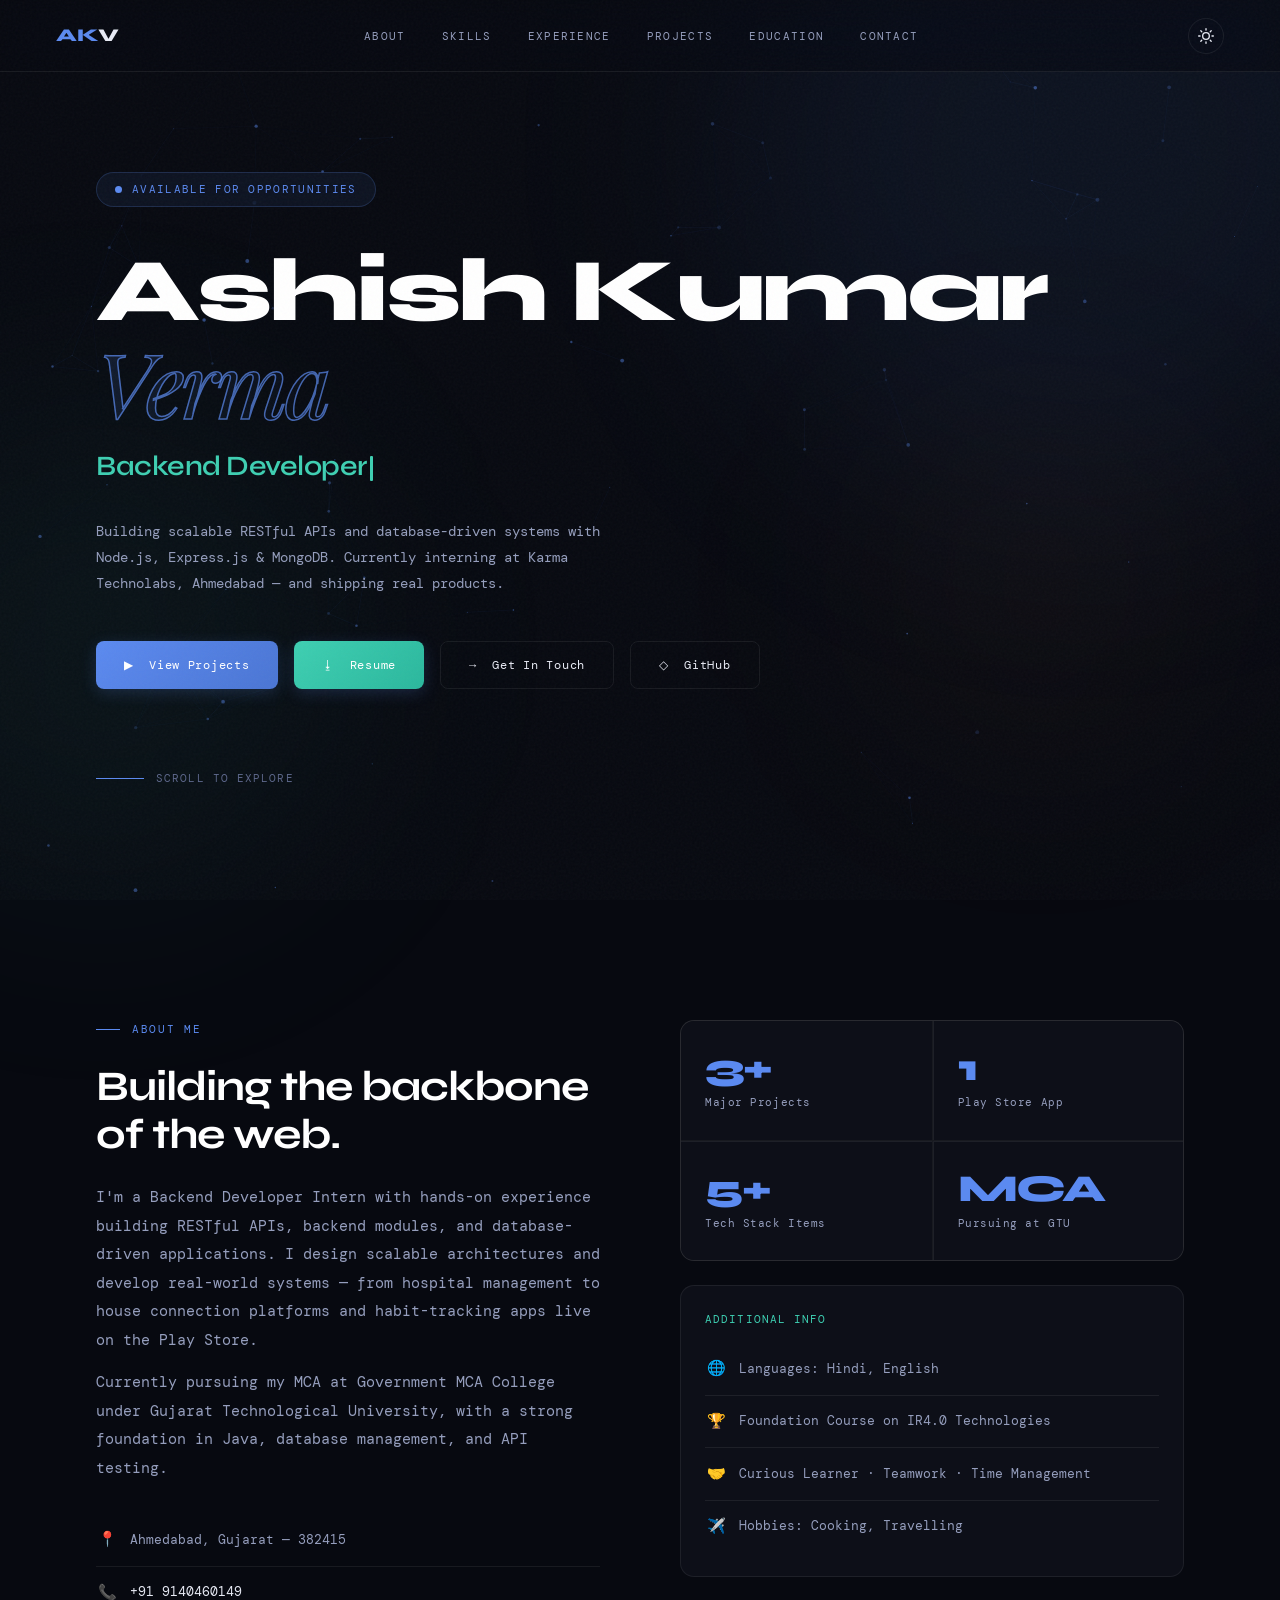
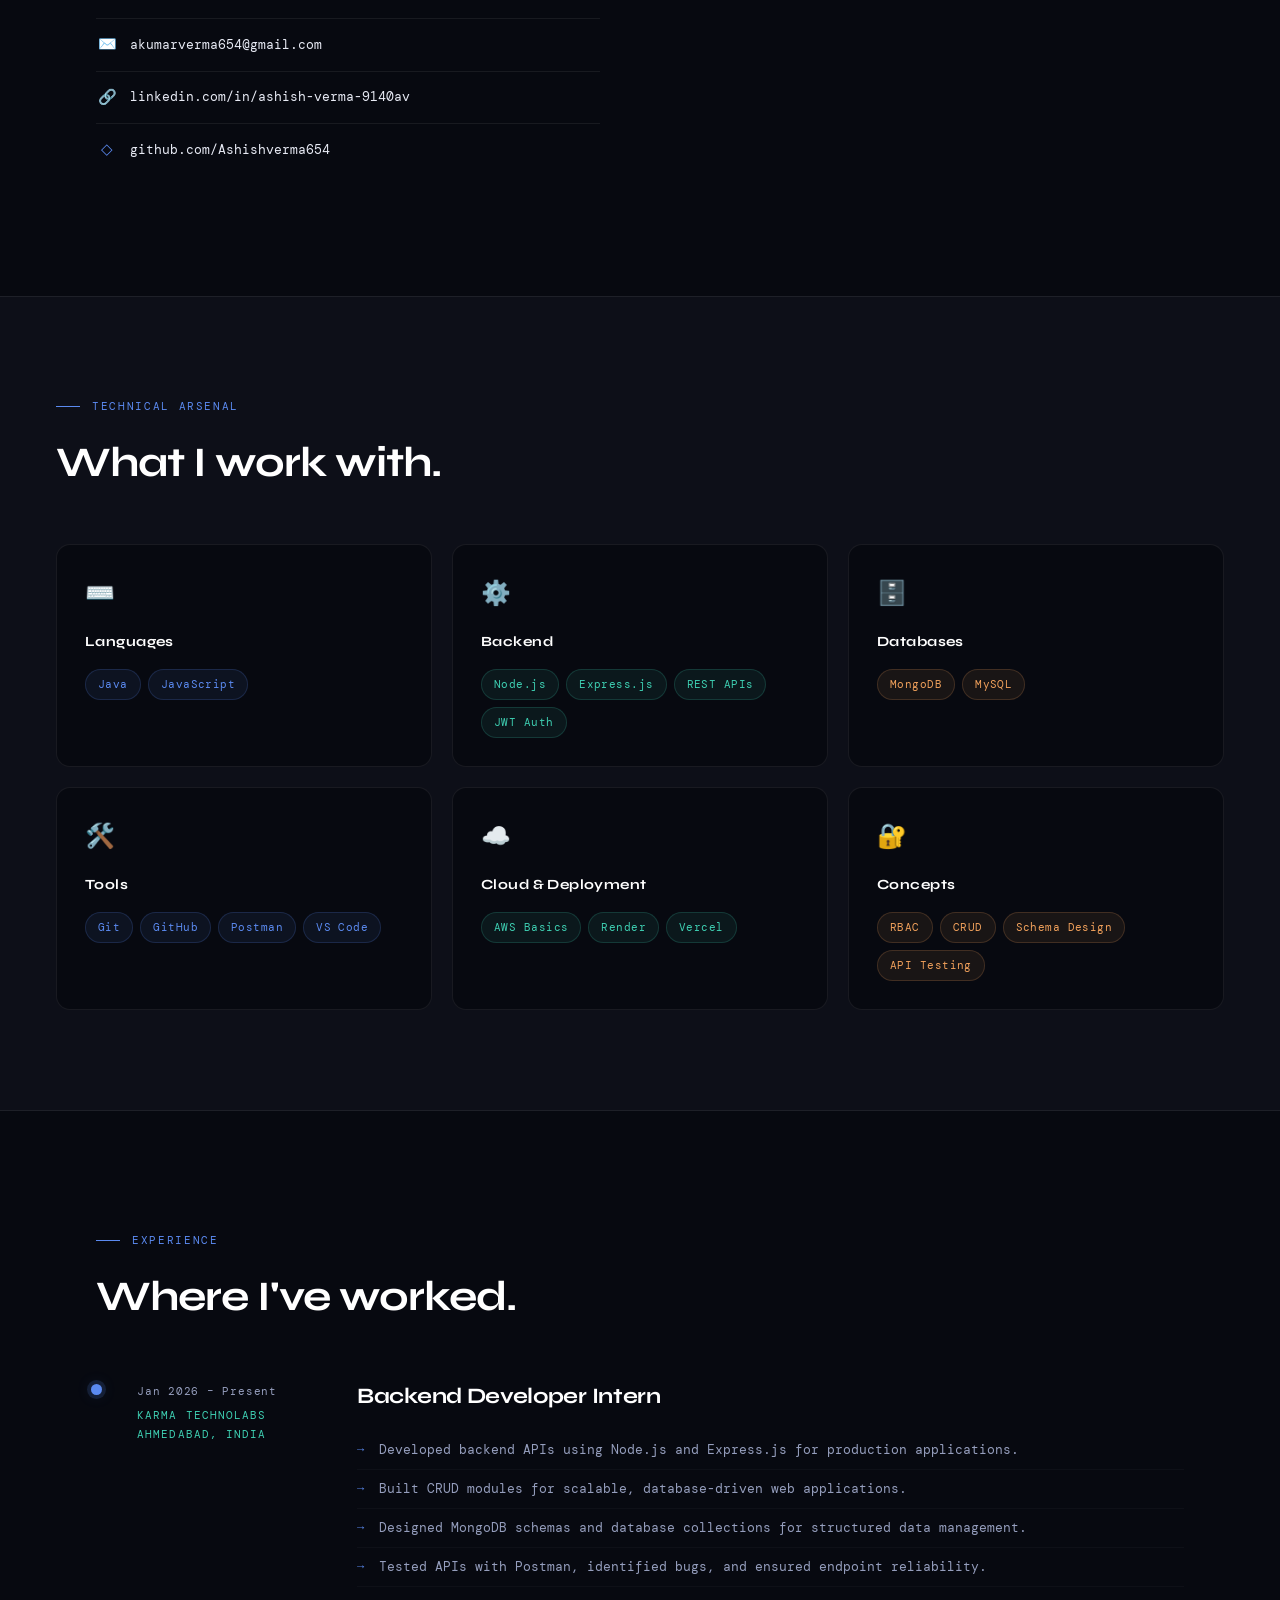
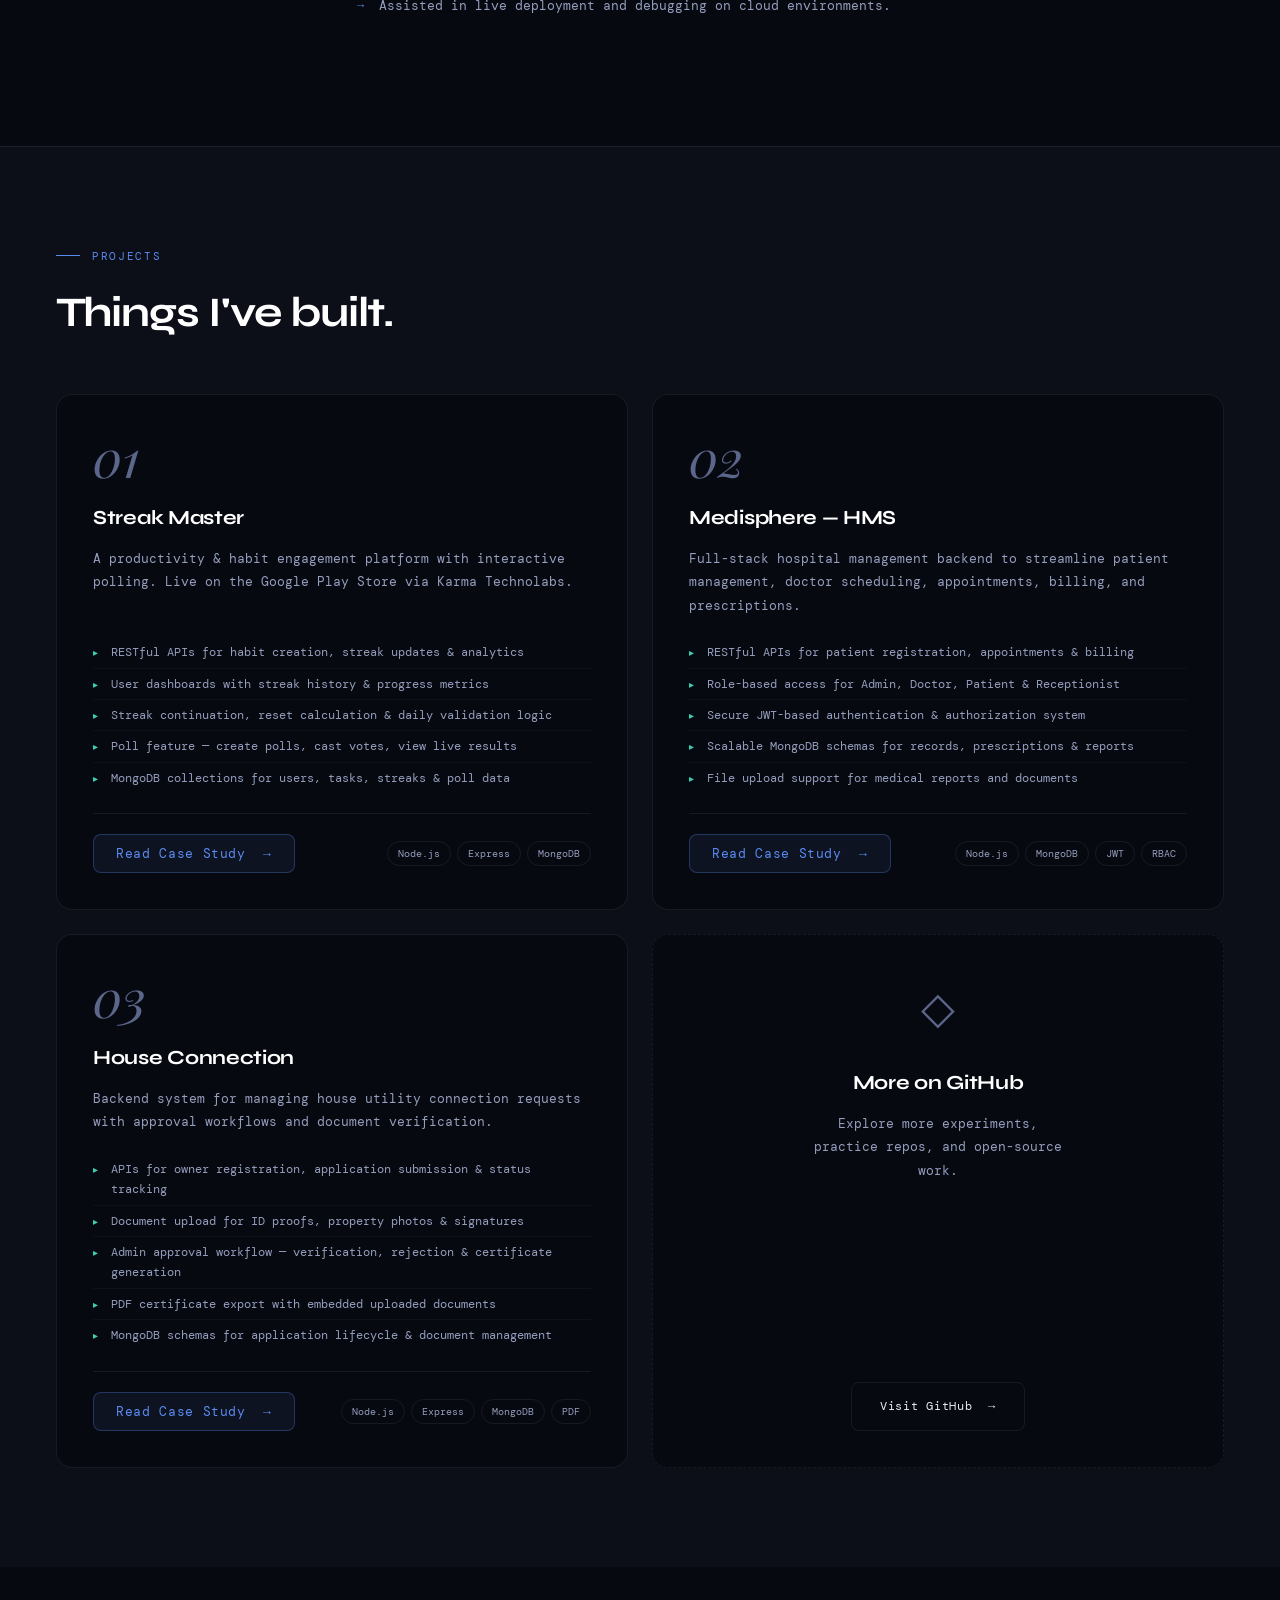
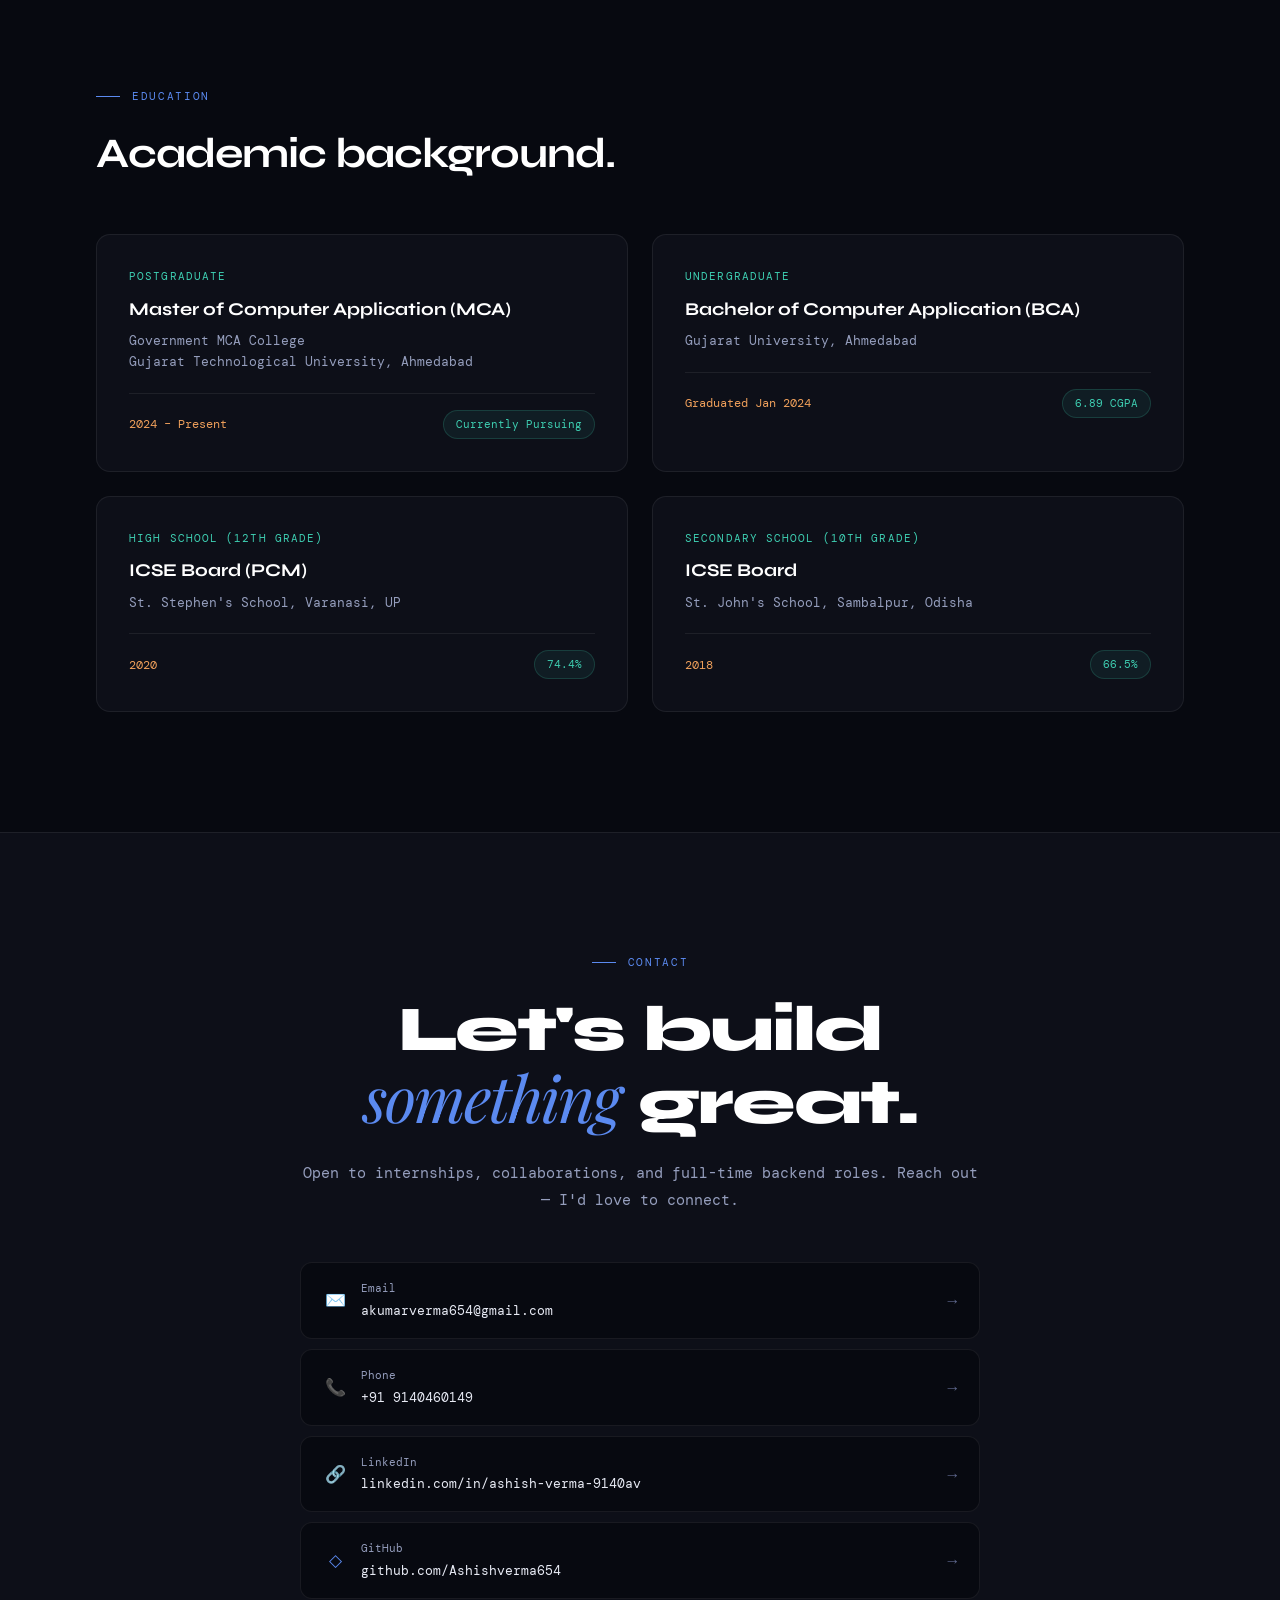
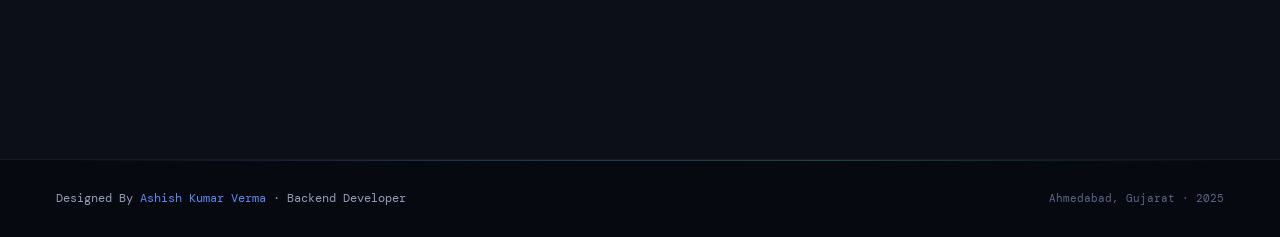
<file: index.html>
<!DOCTYPE html>
<html lang="en">

<head>
  <meta charset="UTF-8" />
  <meta name="viewport" content="width=device-width, initial-scale=1.0" />
  <title>Ashish Kumar Verma — Backend Developer | Node.js, Express.js & MongoDB</title>
  <meta name="description"
    content="Portfolio of Ashish Kumar Verma — Backend Developer specializing in scalable RESTful APIs, Node.js, Express.js, and MongoDB. Currently interning at Karma Technolabs, Ahmedabad." />
  <meta name="author" content="Ashish Kumar Verma" />
  <meta name="keywords"
    content="Ashish Kumar Verma, Backend Developer, Node.js, Express.js, MongoDB, REST API, Portfolio" />
  <meta property="og:title" content="Ashish Kumar Verma — Backend Developer" />
  <meta property="og:description"
    content="Building scalable APIs and database-driven systems with Node.js, Express.js & MongoDB." />
  <meta property="og:type" content="website" />
  <meta property="og:image" content="assets/og-image.jpg" />
  <meta name="twitter:card" content="summary_large_image" />
  <meta name="twitter:image" content="assets/og-image.jpg" />
  <meta name="theme-color" content="#070910" />

  <!-- Favicon (Inline SVG for AKV) -->
  <link rel="icon"
    href="data:image/svg+xml,<svg xmlns='http://www.w3.org/2000/svg' viewBox='0 0 100 100'><rect width='100' height='100' rx='20' fill='%23070910'/><text x='50' y='65' font-family='sans-serif' font-weight='800' font-size='42' fill='%235b8af0' text-anchor='middle'>AKV</text></svg>" />
  <link rel="apple-touch-icon"
    href="data:image/svg+xml,<svg xmlns='http://www.w3.org/2000/svg' viewBox='0 0 100 100'><rect width='100' height='100' rx='20' fill='%23070910'/><text x='50' y='65' font-family='sans-serif' font-weight='800' font-size='42' fill='%235b8af0' text-anchor='middle'>AKV</text></svg>" />

  <!-- Fonts -->
  <link rel="preconnect" href="https://fonts.googleapis.com" />
  <link rel="preconnect" href="https://fonts.gstatic.com" crossorigin />
  <link
    href="https://fonts.googleapis.com/css2?family=Syne:wght@400;600;700;800&family=DM+Mono:ital,wght@0,300;0,400;0,500;1,400&family=Playfair+Display:ital,wght@0,700;1,400&display=swap"
    rel="stylesheet" />

  <!-- Styles -->
  <link rel="stylesheet" href="css/style.css" />
</head>

<body>

  <!-- ═══ PRELOADER ═══ -->
  <div class="preloader" id="preloader">
    <div class="preloader-logo">AK<span>V</span></div>
    <div class="preloader-bar-track">
      <div class="preloader-bar"></div>
    </div>
  </div>

  <!-- ═══ SCROLL PROGRESS ═══ -->
  <div class="scroll-progress" id="scroll-progress"></div>

  <!-- ═══ CUSTOM CURSOR ═══ -->
  <div id="cursor"></div>
  <div id="cursor-ring"></div>

  <!-- ═══ PARTICLES CANVAS ═══ -->
  <canvas id="particles-canvas"></canvas>

  <!-- ═══ AMBIENT ORBS ═══ -->
  <div class="orb orb-1" aria-hidden="true"></div>
  <div class="orb orb-2" aria-hidden="true"></div>
  <div class="orb orb-3" aria-hidden="true"></div>

  <!-- ═══ MOBILE MENU ═══ -->
  <div class="mobile-menu" id="mobile-menu">
    <a href="#about">About</a>
    <a href="#skills">Skills</a>
    <a href="#experience">Experience</a>
    <a href="#projects">Projects</a>
    <a href="#education">Education</a>
    <a href="#contact">Contact</a>
  </div>

  <!-- ═══ NAVIGATION ═══ -->
  <nav id="navbar">
    <a href="#home" class="nav-logo">AK<span>V</span></a>
    <ul class="nav-links">
      <li><a href="#about">About</a></li>
      <li><a href="#skills">Skills</a></li>
      <li><a href="#experience">Experience</a></li>
      <li><a href="#projects">Projects</a></li>
      <li><a href="#education">Education</a></li>
      <li><a href="#contact">Contact</a></li>
    </ul>

    <!-- Theme Toggle -->
    <button class="theme-toggle" id="theme-toggle" aria-label="Toggle Light/Dark Theme">
      <!-- Sun Icon -->
      <svg class="sun-icon" viewBox="0 0 24 24" fill="none" stroke="currentColor" stroke-width="2"
        stroke-linecap="round" stroke-linejoin="round">
        <circle cx="12" cy="12" r="5"></circle>
        <line x1="12" y1="1" x2="12" y2="3"></line>
        <line x1="12" y1="21" x2="12" y2="23"></line>
        <line x1="4.22" y1="4.22" x2="5.64" y2="5.64"></line>
        <line x1="18.36" y1="18.36" x2="19.78" y2="19.78"></line>
        <line x1="1" y1="12" x2="3" y2="12"></line>
        <line x1="21" y1="12" x2="23" y2="12"></line>
        <line x1="4.22" y1="19.78" x2="5.64" y2="18.36"></line>
        <line x1="18.36" y1="5.64" x2="19.78" y2="4.22"></line>
      </svg>
      <!-- Moon Icon -->
      <svg class="moon-icon" viewBox="0 0 24 24" fill="none" stroke="currentColor" stroke-width="2"
        stroke-linecap="round" stroke-linejoin="round">
        <path d="M21 12.79A9 9 0 1 1 11.21 3 7 7 0 0 0 21 12.79z"></path>
      </svg>
    </button>

    <button class="hamburger" id="hamburger" aria-label="Toggle navigation menu">
      <span></span>
      <span></span>
      <span></span>
    </button>
  </nav>

  <!-- ═══ HERO ═══ -->
  <section id="home">
    <div class="hero">
      <div class="hero-eyebrow">
        <span class="pulse-dot"></span>
        Available for opportunities
      </div>
      <h1>Ashish Kumar<br><em>Verma</em></h1>
      <div class="hero-sub" id="typed-output"></div>
      <p class="hero-desc">
        Building scalable RESTful APIs and database-driven systems with Node.js, Express.js &amp; MongoDB.
        Currently interning at Karma Technolabs, Ahmedabad — and shipping real products.
      </p>
      <div class="hero-ctas">
        <a href="#projects" class="btn btn-primary">&#9654;&nbsp; View Projects</a>
        <a href="assets/Ashish_Resume.pdf" download="Ashish_Kumar_Verma_Resume.pdf" class="btn btn-primary"
          style="background:linear-gradient(135deg, var(--accent2), #2ab79d);">&#11123;&nbsp; Resume</a>
        <a href="#contact" class="btn btn-outline">&#8594;&nbsp; Get In Touch</a>
        <a href="https://github.com/Ashishverma654" target="_blank" rel="noopener noreferrer"
          class="btn btn-outline">&#9671;&nbsp; GitHub</a>
      </div>
      <div class="hero-scroll">
        <div class="scroll-line"></div>
        SCROLL TO EXPLORE
      </div>
    </div>
  </section>

  <!-- ═══ ABOUT ═══ -->
  <section id="about">
    <div class="about">
      <div class="reveal">
        <div class="section-label">About Me</div>
        <h2 class="section-heading">Building the backbone of the web.</h2>
        <p class="about-text">
          I'm a Backend Developer Intern with hands-on experience building RESTful APIs,
          backend modules, and database-driven applications. I design scalable architectures
          and develop real-world systems — from hospital management to house connection platforms
          and habit-tracking apps live on the Play Store.
        </p>
        <p class="about-text" style="margin-top:14px;">
          Currently pursuing my MCA at Government MCA College under Gujarat Technological University,
          with a strong foundation in Java, database management, and API testing.
        </p>
        <div style="margin-top:32px;">
          <div class="info-row"><span class="info-icon">📍</span> Ahmedabad, Gujarat — 382415</div>
          <div class="info-row"><span class="info-icon">📞</span><a href="tel:9140460149">+91 9140460149</a></div>
          <div class="info-row"><span class="info-icon">✉️</span><a
              href="mailto:akumarverma654@gmail.com">akumarverma654@gmail.com</a></div>
          <div class="info-row"><span class="info-icon">🔗</span><a href="https://linkedin.com/in/ashish-verma-9140av"
              target="_blank" rel="noopener noreferrer">linkedin.com/in/ashish-verma-9140av</a></div>
          <div class="info-row"><span class="info-icon">&#9671;</span><a href="https://github.com/Ashishverma654"
              target="_blank" rel="noopener noreferrer">github.com/Ashishverma654</a></div>
        </div>
      </div>

      <div class="reveal" style="transition-delay:0.15s">
        <div class="about-stats">
          <div class="stat-box">
            <div class="stat-num" data-target="3" data-suffix="+">0</div>
            <div class="stat-label">Major Projects</div>
          </div>
          <div class="stat-box" style="border-left:1px solid var(--border);">
            <div class="stat-num" data-target="1">0</div>
            <div class="stat-label">Play Store App</div>
          </div>
          <div class="stat-box" style="border-top:1px solid var(--border);">
            <div class="stat-num" data-target="5" data-suffix="+">0</div>
            <div class="stat-label">Tech Stack Items</div>
          </div>
          <div class="stat-box" style="border-top:1px solid var(--border); border-left:1px solid var(--border);">
            <div class="stat-num" data-target="MCA">MCA</div>
            <div class="stat-label">Pursuing at GTU</div>
          </div>
        </div>
        <div class="about-extra">
          <div class="about-extra-label">Additional Info</div>
          <div class="info-row"><span class="info-icon">🌐</span> Languages: Hindi, English</div>
          <div class="info-row"><span class="info-icon">🏆</span> Foundation Course on IR4.0 Technologies</div>
          <div class="info-row"><span class="info-icon">🤝</span> Curious Learner · Teamwork · Time Management</div>
          <div class="info-row"><span class="info-icon">✈️</span> Hobbies: Cooking, Travelling</div>
        </div>
      </div>
    </div>
  </section>

  <!-- ═══ SKILLS ═══ -->
  <section id="skills" class="skills-section">
    <div class="skills-inner">
      <div class="reveal">
        <div class="section-label">Technical Arsenal</div>
        <h2 class="section-heading">What I work with.</h2>
      </div>
      <div class="skills-grid reveal-stagger">
        <div class="skill-card">
          <div class="skill-card-icon">⌨️</div>
          <div class="skill-card-title">Languages</div>
          <div class="skill-tags">
            <span class="tag">Java</span>
            <span class="tag">JavaScript</span>
          </div>
        </div>
        <div class="skill-card">
          <div class="skill-card-icon">⚙️</div>
          <div class="skill-card-title">Backend</div>
          <div class="skill-tags">
            <span class="tag green">Node.js</span>
            <span class="tag green">Express.js</span>
            <span class="tag green">REST APIs</span>
            <span class="tag green">JWT Auth</span>
          </div>
        </div>
        <div class="skill-card">
          <div class="skill-card-icon">🗄️</div>
          <div class="skill-card-title">Databases</div>
          <div class="skill-tags">
            <span class="tag amber">MongoDB</span>
            <span class="tag amber">MySQL</span>
          </div>
        </div>
        <div class="skill-card">
          <div class="skill-card-icon">🛠️</div>
          <div class="skill-card-title">Tools</div>
          <div class="skill-tags">
            <span class="tag">Git</span>
            <span class="tag">GitHub</span>
            <span class="tag">Postman</span>
            <span class="tag">VS Code</span>
          </div>
        </div>
        <div class="skill-card">
          <div class="skill-card-icon">☁️</div>
          <div class="skill-card-title">Cloud & Deployment</div>
          <div class="skill-tags">
            <span class="tag green">AWS Basics</span>
            <span class="tag green">Render</span>
            <span class="tag green">Vercel</span>
          </div>
        </div>
        <div class="skill-card">
          <div class="skill-card-icon">🔐</div>
          <div class="skill-card-title">Concepts</div>
          <div class="skill-tags">
            <span class="tag amber">RBAC</span>
            <span class="tag amber">CRUD</span>
            <span class="tag amber">Schema Design</span>
            <span class="tag amber">API Testing</span>
          </div>
        </div>
      </div>
    </div>
  </section>

  <!-- ═══ EXPERIENCE ═══ -->
  <section id="experience" class="experience-section">
    <div class="reveal">
      <div class="section-label">Experience</div>
      <h2 class="section-heading">Where I've worked.</h2>
    </div>
    <div class="exp-timeline">
      <div class="exp-card reveal">
        <div>
          <div class="exp-date">Jan 2026 – Present</div>
          <div class="exp-company">Karma Technolabs<br>Ahmedabad, India</div>
        </div>
        <div>
          <div class="exp-role">Backend Developer Intern</div>
          <ul class="exp-bullets">
            <li>Developed backend APIs using Node.js and Express.js for production applications.</li>
            <li>Built CRUD modules for scalable, database-driven web applications.</li>
            <li>Designed MongoDB schemas and database collections for structured data management.</li>
            <li>Tested APIs with Postman, identified bugs, and ensured endpoint reliability.</li>
            <li>Assisted in live deployment and debugging on cloud environments.</li>
          </ul>
        </div>
      </div>
    </div>
  </section>

  <!-- ═══ PROJECTS ═══ -->
  <section id="projects" class="projects-section">
    <div class="projects-inner">
      <div class="reveal">
        <div class="section-label">Projects</div>
        <h2 class="section-heading">Things I've built.</h2>
      </div>
      <div class="projects-grid reveal-stagger">

        <!-- Project 01 -->
        <div class="project-card" data-project="streak-master"
          data-link="https://play.google.com/store/apps/details?id=com.karma.streak">
          <div class="project-number">01</div>
          <div class="project-title">Streak Master</div>
          <p class="project-desc">A productivity &amp; habit engagement platform with interactive polling. Live on the
            Google Play Store via Karma Technolabs.</p>
          <ul class="project-features">
            <li>RESTful APIs for habit creation, streak updates &amp; analytics</li>
            <li>User dashboards with streak history &amp; progress metrics</li>
            <li>Streak continuation, reset calculation &amp; daily validation logic</li>
            <li>Poll feature — create polls, cast votes, view live results</li>
            <li>MongoDB collections for users, tasks, streaks &amp; poll data</li>
          </ul>
          <div class="project-footer">
            <button class="project-link open-modal-btn">Read Case Study &nbsp;&#8594;</button>
            <div class="project-tech"><span>Node.js</span><span>Express</span><span>MongoDB</span></div>
          </div>
        </div>

        <!-- Project 02 -->
        <div class="project-card" data-project="medisphere" data-link="https://www.medisphere.tech/">
          <div class="project-number">02</div>
          <div class="project-title">Medisphere — HMS</div>
          <p class="project-desc">Full-stack hospital management backend to streamline patient management, doctor
            scheduling, appointments, billing, and prescriptions.</p>
          <ul class="project-features">
            <li>RESTful APIs for patient registration, appointments &amp; billing</li>
            <li>Role-based access for Admin, Doctor, Patient &amp; Receptionist</li>
            <li>Secure JWT-based authentication &amp; authorization system</li>
            <li>Scalable MongoDB schemas for records, prescriptions &amp; reports</li>
            <li>File upload support for medical reports and documents</li>
          </ul>
          <div class="project-footer">
            <button class="project-link open-modal-btn">Read Case Study &nbsp;&#8594;</button>
            <div class="project-tech"><span>Node.js</span><span>MongoDB</span><span>JWT</span><span>RBAC</span></div>
          </div>
        </div>

        <!-- Project 03 -->
        <div class="project-card" data-project="house-connection" data-link="https://house-connection-psi.vercel.app/">
          <div class="project-number">03</div>
          <div class="project-title">House Connection</div>
          <p class="project-desc">Backend system for managing house utility connection requests with approval workflows
            and document verification.</p>
          <ul class="project-features">
            <li>APIs for owner registration, application submission &amp; status tracking</li>
            <li>Document upload for ID proofs, property photos &amp; signatures</li>
            <li>Admin approval workflow — verification, rejection &amp; certificate generation</li>
            <li>PDF certificate export with embedded uploaded documents</li>
            <li>MongoDB schemas for application lifecycle &amp; document management</li>
          </ul>
          <div class="project-footer">
            <button class="project-link open-modal-btn">Read Case Study &nbsp;&#8594;</button>
            <div class="project-tech"><span>Node.js</span><span>Express</span><span>MongoDB</span><span>PDF</span></div>
          </div>
        </div>

        <!-- GitHub CTA -->
        <div class="project-card cta-card">
          <div class="cta-icon">&#9671;</div>
          <div class="project-title">More on GitHub</div>
          <p class="project-desc">Explore more experiments, practice repos, and open-source work.</p>
          <a href="https://github.com/Ashishverma654" target="_blank" rel="noopener noreferrer"
            class="btn btn-outline">Visit GitHub &nbsp;&#8594;</a>
        </div>

      </div>
    </div>
  </section>

  <!-- ═══ EDUCATION ═══ -->
  <section id="education" class="education-section">
    <div class="reveal">
      <div class="section-label">Education</div>
      <h2 class="section-heading">Academic background.</h2>
    </div>
    <div class="edu-grid reveal-stagger">
      <div class="edu-card">
        <div class="edu-degree-label">Postgraduate</div>
        <div class="edu-degree">Master of Computer Application (MCA)</div>
        <div class="edu-uni">Government MCA College<br>Gujarat Technological University, Ahmedabad</div>
        <div class="edu-meta">
          <span class="edu-year">2024 – Present</span>
          <span class="edu-gpa">Currently Pursuing</span>
        </div>
      </div>
      <div class="edu-card">
        <div class="edu-degree-label">Undergraduate</div>
        <div class="edu-degree">Bachelor of Computer Application (BCA)</div>
        <div class="edu-uni">Gujarat University, Ahmedabad</div>
        <div class="edu-meta">
          <span class="edu-year">Graduated Jan 2024</span>
          <span class="edu-gpa">6.89 CGPA</span>
        </div>
      </div>
      <div class="edu-card">
        <div class="edu-degree-label">High School (12th Grade)</div>
        <div class="edu-degree">ICSE Board (PCM)</div>
        <div class="edu-uni">St. Stephen's School, Varanasi, UP</div>
        <div class="edu-meta">
          <span class="edu-year">2020</span>
          <span class="edu-gpa">74.4%</span>
        </div>
      </div>
      <div class="edu-card">
        <div class="edu-degree-label">Secondary School (10th Grade)</div>
        <div class="edu-degree">ICSE Board</div>
        <div class="edu-uni">St. John's School, Sambalpur, Odisha</div>
        <div class="edu-meta">
          <span class="edu-year">2018</span>
          <span class="edu-gpa">66.5%</span>
        </div>
      </div>
    </div>
  </section>

  <!-- ═══ CONTACT ═══ -->
  <section id="contact" class="contact-section">
    <div class="contact-inner">
      <div class="section-label reveal">Contact</div>
      <h2 class="contact-heading reveal">Let's build<br><em>something</em> great.</h2>
      <p class="contact-sub reveal">Open to internships, collaborations, and full-time backend roles. Reach out — I'd
        love to connect.</p>
      <div class="contact-cards reveal">
        <a href="mailto:akumarverma654@gmail.com" class="contact-card">
          <div class="contact-card-left">
            <span class="contact-card-icon">✉️</span>
            <div>
              <div class="contact-card-label">Email</div>
              <div class="contact-card-value">akumarverma654@gmail.com</div>
            </div>
          </div>
          <span class="contact-card-arrow">&#8594;</span>
        </a>
        <a href="tel:9140460149" class="contact-card">
          <div class="contact-card-left">
            <span class="contact-card-icon">📞</span>
            <div>
              <div class="contact-card-label">Phone</div>
              <div class="contact-card-value">+91 9140460149</div>
            </div>
          </div>
          <span class="contact-card-arrow">&#8594;</span>
        </a>
        <a href="https://linkedin.com/in/ashish-verma-9140av" target="_blank" rel="noopener noreferrer"
          class="contact-card">
          <div class="contact-card-left">
            <span class="contact-card-icon">🔗</span>
            <div>
              <div class="contact-card-label">LinkedIn</div>
              <div class="contact-card-value">linkedin.com/in/ashish-verma-9140av</div>
            </div>
          </div>
          <span class="contact-card-arrow">&#8594;</span>
        </a>
        <a href="https://github.com/Ashishverma654" target="_blank" rel="noopener noreferrer" class="contact-card">
          <div class="contact-card-left">
            <span class="contact-card-icon">&#9671;</span>
            <div>
              <div class="contact-card-label">GitHub</div>
              <div class="contact-card-value">github.com/Ashishverma654</div>
            </div>
          </div>
          <span class="contact-card-arrow">&#8594;</span>
        </a>
      </div>
    </div>
  </section>

  <!-- ═══ FOOTER ═══ -->
  <footer>
    <div class="footer-left">Designed By <span>Ashish Kumar Verma</span> · Backend Developer</div>
    <div class="footer-right">Ahmedabad, Gujarat · 2025</div>
  </footer>

  <!-- ═══ BACK TO TOP ═══ -->
  <a href="#home" class="back-to-top" id="back-to-top" aria-label="Back to top">
    <svg class="progress-ring" viewBox="0 0 54 54">
      <circle cx="27" cy="27" r="24" />
    </svg>
    <svg viewBox="0 0 24 24" fill="none" stroke="currentColor" stroke-width="2" stroke-linecap="round"
      stroke-linejoin="round">
      <polyline points="18 15 12 9 6 15"></polyline>
    </svg>
  </a>

  <!-- ═══ PROJECT MODAL ═══ -->
  <div class="modal-overlay" id="project-modal" aria-hidden="true">
    <div class="modal-card">
      <button class="modal-close" id="modal-close" aria-label="Close Case Study">&times;</button>
      <div class="modal-content" id="modal-content">
        <!-- Content gets dynamically injected here -->
      </div>
    </div>
  </div>

  <!-- ═══ SCRIPTS ═══ -->
  <script src="js/app.js"></script>
</body>

</html>
</file>
<file: css/style.css>
/* =============================================
   ASHISH KUMAR VERMA — PORTFOLIO
   Design System & Styles
   ============================================= */

/* ─── 1. DESIGN TOKENS ─────────────────────── */
:root {
  --bg: #070910;
  --bg-rgb: 7, 9, 16;
  --surface: #0d0f18;
  --surface2: #141724;
  --surface3: #1a1e30;
  --border: rgba(255, 255, 255, 0.07);
  --border-hover: rgba(255, 255, 255, 0.14);
  --accent: #5b8af0;
  --accent-rgb: 91, 138, 240;
  --accent2: #3ecfb2;
  --accent2-rgb: 62, 207, 178;
  --accent3: #f0a05b;
  --accent3-rgb: 240, 160, 91;
  --text: #e8ebf5;
  --text-bright: #ffffff;
  --muted: #959ebd;
  --dim: #5c668a;
  --glow-accent: 0 0 30px rgba(91, 138, 240, 0.15);
  --glow-accent2: 0 0 30px rgba(62, 207, 178, 0.15);
  --transition-fast: 0.2s cubic-bezier(0.4, 0, 0.2, 1);
  --transition-smooth: 0.4s cubic-bezier(0.16, 1, 0.3, 1);
  --transition-bounce: 0.5s cubic-bezier(0.34, 1.56, 0.64, 1);
}

[data-theme="light"] {
  --bg: #FDFDFB; /* Warm cloud off-white */
  --bg-rgb: 253, 253, 251;
  --surface: #ffffff;
  --surface2: #F4F4F2;
  --surface3: #EBEBE8;
  --border: rgba(10, 17, 40, 0.05);
  --border-hover: rgba(10, 17, 40, 0.12);
  --text: #1A202C; /* Deep charcoal for main text */
  --text-bright: #000000; /* Pure black for extreme clarity on headings */
  --muted: #4A5568; /* Harder, highly legible grey for descriptions */
  --dim: #718096; /* Medium grey for subtle tags */
  
  --accent: #3A5FCD; /* Electric Indigo */
  --accent-rgb: 58, 95, 205;
  --accent2: #FF7A59; /* Warm Terracotta */
  --accent2-rgb: 255, 122, 89;
}

/* ─── 2. RESET & BASE ──────────────────────── */
*,
*::before,
*::after {
  margin: 0;
  padding: 0;
  box-sizing: border-box;
}

html {
  scroll-behavior: smooth;
  scroll-padding-top: 80px;
}

body {
  background: var(--bg);
  color: var(--text);
  font-family: 'DM Mono', monospace;
  font-size: 15px;
  line-height: 1.7;
  overflow-x: hidden;
  cursor: none;
  -webkit-font-smoothing: antialiased;
  -moz-osx-font-smoothing: grayscale;
}

body.loaded {
  overflow-y: auto;
}

body.menu-open {
  overflow: hidden;
}

a {
  cursor: none;
}

button {
  cursor: none;
}

::selection {
  background: rgba(91, 138, 240, 0.3);
  color: var(--text-bright);
}

img {
  max-width: 100%;
  display: block;
}

/* ─── 3. PRELOADER ─────────────────────────── */
.preloader {
  position: fixed;
  inset: 0;
  z-index: 10000;
  background: var(--bg);
  display: flex;
  flex-direction: column;
  align-items: center;
  justify-content: center;
  transition: opacity 0.6s ease, visibility 0.6s ease;
}

.preloader.hidden {
  opacity: 0;
  visibility: hidden;
  pointer-events: none;
}

.preloader-logo {
  font-family: 'Syne', sans-serif;
  font-weight: 800;
  font-size: 48px;
  color: var(--accent);
  letter-spacing: -2px;
  margin-bottom: 32px;
  animation: preloaderPulse 1.5s ease-in-out infinite;
}

.preloader-logo span {
  color: var(--text);
}

.preloader-bar-track {
  width: 160px;
  height: 2px;
  background: var(--surface2);
  border-radius: 2px;
  overflow: hidden;
}

.preloader-bar {
  height: 100%;
  width: 0%;
  background: linear-gradient(90deg, var(--accent), var(--accent2));
  border-radius: 2px;
  transition: width 0.3s ease;
}

@keyframes preloaderPulse {
  0%, 100% { opacity: 1; transform: scale(1); }
  50% { opacity: 0.6; transform: scale(0.97); }
}

/* ─── 4. SCROLL PROGRESS BAR ──────────────── */
.scroll-progress {
  position: fixed;
  top: 0;
  left: 0;
  height: 3px;
  width: 0%;
  background: linear-gradient(90deg, var(--accent), var(--accent2), var(--accent3));
  z-index: 10001;
  transition: width 0.05s linear;
  border-radius: 0 2px 2px 0;
  box-shadow: 0 0 12px rgba(91, 138, 240, 0.5);
}

/* ─── 5. CUSTOM CURSOR ─────────────────────── */
#cursor {
  position: fixed;
  width: 10px;
  height: 10px;
  background: var(--accent);
  border-radius: 50%;
  pointer-events: none;
  z-index: 10005;
  transform: translate(-50%, -50%);
  transition: width 0.3s var(--transition-smooth),
              height 0.3s var(--transition-smooth),
              background 0.3s var(--transition-smooth),
              opacity 0.3s ease;
  mix-blend-mode: screen;
  opacity: 0;
}

[data-theme="light"] #cursor {
  mix-blend-mode: multiply;
}

#cursor-ring {
  position: fixed;
  width: 40px;
  height: 40px;
  border: 1.5px solid rgba(var(--accent-rgb), 0.4);
  border-radius: 50%;
  pointer-events: none;
  z-index: 10004;
  transform: translate(-50%, -50%);
  transition: width 0.35s var(--transition-smooth),
              height 0.35s var(--transition-smooth),
              border-color 0.35s ease,
              opacity 0.35s ease;
  opacity: 0;
}

body.cursor-visible #cursor,
body.cursor-visible #cursor-ring {
  opacity: 1;
}

body.cursor-grow #cursor {
  width: 22px;
  height: 22px;
  background: var(--accent2);
}

body.cursor-grow #cursor-ring {
  width: 55px;
  height: 55px;
  border-color: rgba(var(--accent2-rgb), 0.4);
}

body.cursor-text #cursor {
  width: 4px;
  height: 30px;
  border-radius: 2px;
  background: var(--accent);
}

body.cursor-text #cursor-ring {
  width: 60px;
  height: 60px;
  border-color: rgba(var(--accent-rgb), 0.15);
}

/* ─── 6. PARTICLES CANVAS ──────────────────── */
#particles-canvas {
  position: fixed;
  inset: 0;
  z-index: 0;
  pointer-events: none;
}

/* ─── 7. GRAIN OVERLAY ─────────────────────── */
body::after {
  content: '';
  position: fixed;
  inset: 0;
  background-image: url("data:image/svg+xml,%3Csvg viewBox='0 0 512 512' xmlns='http://www.w3.org/2000/svg'%3E%3Cfilter id='noise'%3E%3CfeTurbulence type='fractalNoise' baseFrequency='0.75' numOctaves='4' stitchTiles='stitch'/%3E%3C/filter%3E%3Crect width='100%25' height='100%25' filter='url(%23noise)' opacity='0.035'/%3E%3C/svg%3E");
  pointer-events: none;
  z-index: 9990;
}

[data-theme="light"] body::after {
  display: none;
}

/* ─── 8. AMBIENT ORBS ──────────────────────── */
.orb {
  position: fixed;
  border-radius: 50%;
  filter: blur(120px);
  pointer-events: none;
  z-index: 0;
}

[data-theme="light"] .orb-1 { background: rgba(var(--accent-rgb), 0.15); filter: blur(140px); }
[data-theme="light"] .orb-2 { background: rgba(var(--accent2-rgb), 0.12); filter: blur(140px); }
[data-theme="light"] .orb-3 { background: rgba(var(--accent-rgb), 0.10); filter: blur(140px); }

.orb-1 {
  width: 700px;
  height: 700px;
  background: rgba(var(--accent-rgb), 0.07);
  top: -200px;
  right: -150px;
  animation: floatOrb1 18s ease-in-out infinite;
}

.orb-2 {
  width: 500px;
  height: 500px;
  background: rgba(var(--accent2-rgb), 0.05);
  bottom: 0;
  left: -150px;
  animation: floatOrb2 22s ease-in-out infinite;
}

.orb-3 {
  width: 350px;
  height: 350px;
  background: rgba(var(--accent3-rgb), 0.04);
  top: 45%;
  right: 5%;
  animation: floatOrb3 15s ease-in-out infinite;
}

@keyframes floatOrb1 {
  0%, 100% { transform: translate(0, 0) scale(1); }
  33% { transform: translate(-40px, 30px) scale(1.05); }
  66% { transform: translate(20px, -20px) scale(0.95); }
}

@keyframes floatOrb2 {
  0%, 100% { transform: translate(0, 0) scale(1); }
  33% { transform: translate(30px, -40px) scale(1.08); }
  66% { transform: translate(-20px, 25px) scale(0.96); }
}

@keyframes floatOrb3 {
  0%, 100% { transform: translate(0, 0) scale(1); }
  50% { transform: translate(-35px, -25px) scale(1.1); }
}

/* ─── 9. NAVIGATION ────────────────────────── */
nav {
  position: fixed;
  top: 0;
  left: 0;
  right: 0;
  z-index: 500;
  padding: 0 56px;
  height: 72px;
  display: flex;
  justify-content: space-between;
  align-items: center;
  background: rgba(var(--bg-rgb), 0.6);
  backdrop-filter: blur(20px) saturate(1.5);
  -webkit-backdrop-filter: blur(20px) saturate(1.5);
  border-bottom: 1px solid var(--border);
  transition: background 0.3s ease, box-shadow 0.3s ease;
}

nav.scrolled {
  background: rgba(var(--bg-rgb), 0.85);
  box-shadow: 0 4px 30px rgba(0, 0, 0, 0.3);
}

.nav-logo {
  font-family: 'Syne', sans-serif;
  font-weight: 800;
  font-size: 18px;
  color: var(--accent);
  letter-spacing: -0.5px;
  text-decoration: none;
  position: relative;
  z-index: 502;
}

.nav-logo span {
  color: var(--text);
}

.nav-links {
  display: flex;
  gap: 36px;
  list-style: none;
}

.nav-links a {
  color: var(--muted);
  text-decoration: none;
  font-size: 11px;
  letter-spacing: 0.12em;
  text-transform: uppercase;
  transition: color var(--transition-fast);
  position: relative;
  padding: 4px 0;
}

.nav-links a::after {
  content: '';
  position: absolute;
  bottom: -2px;
  left: 0;
  width: 0;
  height: 1.5px;
  background: var(--accent);
  transition: width 0.3s ease;
  border-radius: 1px;
}

.nav-links a:hover,
.nav-links a.active {
  color: var(--accent);
}

.nav-links a:hover::after,
.nav-links a.active::after {
  width: 100%;
}

/* Theme Toggle */
.theme-toggle {
  background: transparent;
  border: 1px solid var(--border);
  color: var(--text);
  width: 36px;
  height: 36px;
  border-radius: 50%;
  display: flex;
  align-items: center;
  justify-content: center;
  cursor: none;
  transition: all 0.3s ease;
  margin-left: 24px;
  position: relative;
  overflow: hidden;
}

.theme-toggle:hover {
  background: rgba(var(--accent-rgb), 0.1);
  border-color: var(--accent);
  color: var(--accent);
}

.theme-toggle svg {
  width: 16px;
  height: 16px;
  position: absolute;
  transition: transform 0.4s cubic-bezier(0.34, 1.56, 0.64, 1), opacity 0.3s ease;
}

.moon-icon { transform: translateY(30px); opacity: 0; }
.sun-icon { transform: translateY(0); opacity: 1; }

[data-theme="light"] .moon-icon { transform: translateY(0); opacity: 1; }
[data-theme="light"] .sun-icon { transform: translateY(-30px); opacity: 0; }

/* Hamburger Menu */
.hamburger {
  display: none;
  flex-direction: column;
  gap: 6px;
  background: none;
  border: none;
  padding: 8px;
  z-index: 502;
  position: relative;
}

.hamburger span {
  display: block;
  width: 24px;
  height: 2px;
  background: var(--text);
  border-radius: 2px;
  transition: all 0.35s ease;
  transform-origin: center;
}

.hamburger.active span:nth-child(1) {
  transform: translateY(8px) rotate(45deg);
}

.hamburger.active span:nth-child(2) {
  opacity: 0;
  transform: scaleX(0);
}

.hamburger.active span:nth-child(3) {
  transform: translateY(-8px) rotate(-45deg);
}

/* Mobile Menu Overlay */
.mobile-menu {
  position: fixed;
  inset: 0;
  z-index: 501;
  background: rgba(var(--bg-rgb), 0.95);
  backdrop-filter: blur(30px);
  -webkit-backdrop-filter: blur(30px);
  display: flex;
  flex-direction: column;
  align-items: center;
  justify-content: center;
  gap: 8px;
  opacity: 0;
  visibility: hidden;
  transition: opacity 0.4s ease, visibility 0.4s ease;
}

.mobile-menu.open {
  opacity: 1;
  visibility: visible;
}

.mobile-menu a {
  color: var(--text);
  text-decoration: none;
  font-family: 'Syne', sans-serif;
  font-size: 28px;
  font-weight: 700;
  letter-spacing: -0.5px;
  padding: 14px 32px;
  border-radius: 12px;
  transition: all 0.3s ease;
  transform: translateY(20px);
  opacity: 0;
}

.mobile-menu.open a {
  transform: translateY(0);
  opacity: 1;
}

.mobile-menu a:nth-child(1) { transition-delay: 0.05s; }
.mobile-menu a:nth-child(2) { transition-delay: 0.1s; }
.mobile-menu a:nth-child(3) { transition-delay: 0.15s; }
.mobile-menu a:nth-child(4) { transition-delay: 0.2s; }
.mobile-menu a:nth-child(5) { transition-delay: 0.25s; }
.mobile-menu a:nth-child(6) { transition-delay: 0.3s; }

.mobile-menu a:hover {
  color: var(--accent);
  background: rgba(var(--accent-rgb), 0.08);
}

/* ─── 10. SECTIONS BASE ────────────────────── */
section {
  position: relative;
  z-index: 1;
}

.section-label {
  font-size: 11px;
  color: var(--accent);
  letter-spacing: 0.15em;
  text-transform: uppercase;
  display: flex;
  align-items: center;
  gap: 12px;
  margin-bottom: 24px;
}

.section-label::before {
  content: '';
  width: 24px;
  height: 1px;
  background: var(--accent);
}

.section-heading {
  font-family: 'Syne', sans-serif;
  font-weight: 700;
  font-size: clamp(26px, 3.5vw, 42px);
  line-height: 1.15;
  letter-spacing: -1px;
  margin-bottom: 24px;
  color: var(--text-bright);
}

/* ─── 11. HERO ─────────────────────────────── */
.hero {
  min-height: 100vh;
  display: flex;
  flex-direction: column;
  justify-content: center;
  padding: 140px 56px 80px;
  max-width: 1200px;
  margin: 0 auto;
}

.hero-eyebrow {
  display: inline-flex;
  align-items: center;
  gap: 10px;
  background: rgba(var(--accent-rgb), 0.08);
  border: 1px solid rgba(var(--accent-rgb), 0.2);
  border-radius: 100px;
  padding: 7px 18px;
  font-size: 11px;
  color: var(--accent);
  letter-spacing: 0.12em;
  text-transform: uppercase;
  margin-bottom: 40px;
  width: fit-content;
  animation: fadeUp 0.7s ease both;
  backdrop-filter: blur(10px);
}

.hero-eyebrow .pulse-dot {
  width: 7px;
  height: 7px;
  background: var(--accent);
  border-radius: 50%;
  animation: pulseDot 2s infinite;
  flex-shrink: 0;
}

@keyframes pulseDot {
  0%, 100% { opacity: 1; box-shadow: 0 0 0 0 rgba(var(--accent-rgb), 0.4); }
  50% { opacity: 0.7; box-shadow: 0 0 0 6px rgba(var(--accent-rgb), 0); }
}

.hero h1 {
  font-family: 'Syne', sans-serif;
  font-weight: 800;
  font-size: clamp(52px, 7vw, 96px);
  line-height: 1.0;
  letter-spacing: -3px;
  color: var(--text-bright);
  animation: fadeUp 0.8s 0.1s ease both;
}

.hero h1 em {
  font-family: 'Playfair Display', serif;
  font-style: italic;
  font-weight: 400;
  color: transparent;
  -webkit-text-stroke: 1.5px rgba(var(--accent-rgb), 0.7);
  background: linear-gradient(135deg, rgba(var(--accent-rgb), 0.15), transparent);
  -webkit-background-clip: text;
}

.hero-sub {
  font-family: 'Syne', sans-serif;
  font-weight: 600;
  font-size: clamp(18px, 2.5vw, 28px);
  color: var(--accent2);
  letter-spacing: -0.5px;
  margin-top: 8px;
  animation: fadeUp 0.8s 0.15s ease both;
  min-height: 1.3em;
}

.hero-sub .typed-cursor {
  display: inline-block;
  width: 3px;
  height: 0.9em;
  background: var(--accent2);
  margin-left: 2px;
  animation: cursorBlink 0.8s step-end infinite;
  vertical-align: middle;
  border-radius: 1px;
}

@keyframes cursorBlink {
  0%, 100% { opacity: 1; }
  50% { opacity: 0; }
}

.hero-desc {
  margin-top: 28px;
  max-width: 520px;
  color: var(--muted);
  font-size: 14px;
  line-height: 1.85;
  animation: fadeUp 0.8s 0.2s ease both;
}

.hero-ctas {
  display: flex;
  gap: 16px;
  flex-wrap: wrap;
  margin-top: 44px;
  animation: fadeUp 0.8s 0.3s ease both;
}

/* Buttons */
.btn {
  display: inline-flex;
  align-items: center;
  gap: 8px;
  padding: 13px 28px;
  border-radius: 8px;
  font-family: 'DM Mono', monospace;
  font-size: 12px;
  letter-spacing: 0.06em;
  text-decoration: none;
  transition: all 0.3s cubic-bezier(0.16, 1, 0.3, 1);
  cursor: none;
  border: none;
  position: relative;
  overflow: hidden;
}

.btn::before {
  content: '';
  position: absolute;
  inset: 0;
  background: linear-gradient(
    105deg,
    transparent 40%,
    rgba(255, 255, 255, 0.04) 45%,
    rgba(255, 255, 255, 0.08) 50%,
    rgba(255, 255, 255, 0.04) 55%,
    transparent 60%
  );
  transform: translateX(-100%);
  transition: transform 0.6s ease;
}

.btn:hover::before {
  transform: translateX(100%);
}

.btn-primary {
  background: linear-gradient(135deg, var(--accent), #4a75d4);
  color: #fff;
  box-shadow: 0 4px 16px rgba(var(--accent-rgb), 0.2);
}

.btn-primary:hover {
  transform: translateY(-3px);
  box-shadow: 0 12px 36px rgba(var(--accent-rgb), 0.35);
}

.btn-outline {
  background: transparent;
  color: var(--text);
  border: 1px solid var(--border);
}

.btn-outline:hover {
  border-color: var(--accent);
  color: var(--accent);
  transform: translateY(-3px);
  box-shadow: 0 8px 24px rgba(var(--accent-rgb), 0.1);
}

.hero-scroll {
  display: flex;
  align-items: center;
  gap: 12px;
  margin-top: 80px;
  color: var(--dim);
  font-size: 11px;
  letter-spacing: 0.1em;
  animation: fadeUp 0.8s 0.4s ease both;
}

.scroll-line {
  width: 48px;
  height: 1px;
  background: var(--dim);
  position: relative;
  overflow: hidden;
}

.scroll-line::after {
  content: '';
  position: absolute;
  inset: 0;
  background: var(--accent);
  animation: slide 2s infinite;
}

@keyframes slide {
  0% { transform: translateX(-100%); }
  100% { transform: translateX(100%); }
}

/* ─── 12. ABOUT ────────────────────────────── */
.about {
  padding: 120px 56px;
  max-width: 1200px;
  margin: 0 auto;
  display: grid;
  grid-template-columns: 1fr 1fr;
  gap: 80px;
  align-items: start;
}

.about-text {
  color: var(--muted);
  line-height: 1.9;
}

.info-row {
  display: flex;
  align-items: center;
  gap: 12px;
  padding: 13px 0;
  border-bottom: 1px solid var(--border);
  color: var(--muted);
  font-size: 13px;
  transition: padding-left 0.3s ease;
}

.info-row:hover {
  padding-left: 6px;
}

.info-row:last-child {
  border-bottom: none;
}

.info-icon {
  color: var(--accent);
  width: 22px;
  text-align: center;
  font-size: 15px;
  flex-shrink: 0;
}

.info-row a {
  color: var(--text);
  text-decoration: none;
  transition: color var(--transition-fast);
}

.info-row a:hover {
  color: var(--accent);
}

/* Stats Grid */
.about-stats {
  display: grid;
  grid-template-columns: 1fr 1fr;
  gap: 1px;
  background: var(--border);
  border: 1px solid var(--border);
  border-radius: 14px;
  overflow: hidden;
}

.stat-box {
  background: var(--surface);
  padding: 28px 24px;
  transition: background 0.3s ease;
}

.stat-box:hover {
  background: var(--surface2);
}

.stat-num {
  font-family: 'Syne', sans-serif;
  font-size: 38px;
  font-weight: 800;
  color: var(--accent);
  letter-spacing: -2px;
  line-height: 1;
}

.stat-label {
  color: var(--muted);
  font-size: 11px;
  margin-top: 6px;
  letter-spacing: 0.05em;
}

.about-extra {
  margin-top: 24px;
  background: var(--surface);
  border: 1px solid var(--border);
  border-radius: 14px;
  padding: 24px;
  transition: border-color 0.3s ease;
}

.about-extra:hover {
  border-color: var(--border-hover);
}

.about-extra-label {
  font-size: 11px;
  color: var(--accent2);
  letter-spacing: 0.1em;
  text-transform: uppercase;
  margin-bottom: 14px;
}

/* ─── 13. SKILLS ───────────────────────────── */
.skills-section {
  padding: 100px 56px;
  background: var(--surface);
  border-top: 1px solid var(--border);
  border-bottom: 1px solid var(--border);
}

.skills-inner {
  max-width: 1200px;
  margin: 0 auto;
}

.skills-grid {
  display: grid;
  grid-template-columns: repeat(3, 1fr);
  gap: 20px;
  margin-top: 56px;
}

.skill-card {
  background: var(--bg);
  border: 1px solid var(--border);
  border-radius: 14px;
  padding: 28px;
  transition: border-color 0.3s ease,
              transform 0.35s cubic-bezier(0.16, 1, 0.3, 1),
              box-shadow 0.3s ease;
  position: relative;
  overflow: hidden;
}

.skill-card::before {
  content: '';
  position: absolute;
  top: 0;
  left: 0;
  right: 0;
  height: 1px;
  background: linear-gradient(
    90deg,
    transparent,
    rgba(var(--accent-rgb), 0.5),
    transparent
  );
  opacity: 0;
  transition: opacity 0.3s ease;
}

.skill-card:hover {
  border-color: rgba(var(--accent-rgb), 0.3);
  transform: translateY(-6px);
  box-shadow: 0 16px 40px rgba(0, 0, 0, 0.3),
              var(--glow-accent);
}

.skill-card:hover::before {
  opacity: 1;
}

.skill-card-icon {
  font-size: 24px;
  margin-bottom: 16px;
}

.skill-card-title {
  font-family: 'Syne', sans-serif;
  font-weight: 700;
  font-size: 14px;
  color: var(--text-bright);
  margin-bottom: 16px;
  letter-spacing: 0.03em;
}

.skill-tags {
  display: flex;
  flex-wrap: wrap;
  gap: 7px;
}

.tag {
  background: rgba(var(--accent-rgb), 0.08);
  border: 1px solid rgba(var(--accent-rgb), 0.18);
  color: var(--accent);
  font-size: 11px;
  padding: 5px 12px;
  border-radius: 100px;
  letter-spacing: 0.04em;
  transition: all 0.25s ease;
}

.tag:hover {
  background: rgba(var(--accent-rgb), 0.15);
  transform: translateY(-1px);
}

.tag.green {
  background: rgba(var(--accent2-rgb), 0.08);
  border-color: rgba(var(--accent2-rgb), 0.18);
  color: var(--accent2);
}

.tag.green:hover {
  background: rgba(var(--accent2-rgb), 0.15);
}

.tag.amber {
  background: rgba(var(--accent3-rgb), 0.08);
  border-color: rgba(var(--accent3-rgb), 0.18);
  color: var(--accent3);
}

.tag.amber:hover {
  background: rgba(var(--accent3-rgb), 0.15);
}

/* ─── 14. EXPERIENCE ───────────────────────── */
.experience-section {
  padding: 120px 56px;
  max-width: 1200px;
  margin: 0 auto;
}

.exp-timeline {
  margin-top: 56px;
}

.exp-card {
  display: grid;
  grid-template-columns: 180px 1fr;
  gap: 40px;
  border-left: 1px solid var(--border);
  padding: 0 0 56px 40px;
  position: relative;
}

.exp-card::before {
  content: '';
  position: absolute;
  left: -6px;
  top: 6px;
  width: 11px;
  height: 11px;
  background: var(--accent);
  border-radius: 50%;
  box-shadow: 0 0 0 4px rgba(var(--accent-rgb), 0.15),
              0 0 16px rgba(var(--accent-rgb), 0.2);
}

.exp-card:last-child {
  padding-bottom: 0;
  border-left-color: transparent;
}

.exp-date {
  color: var(--muted);
  font-size: 11px;
  letter-spacing: 0.07em;
  padding-top: 4px;
}

.exp-company {
  font-size: 11px;
  color: var(--accent2);
  letter-spacing: 0.1em;
  text-transform: uppercase;
  margin-top: 6px;
}

.exp-role {
  font-family: 'Syne', sans-serif;
  font-weight: 700;
  font-size: 22px;
  letter-spacing: -0.3px;
  margin-bottom: 16px;
  color: var(--text-bright);
}

.exp-bullets {
  list-style: none;
}

.exp-bullets li {
  color: var(--muted);
  font-size: 13px;
  padding: 8px 0 8px 22px;
  position: relative;
  border-bottom: 1px solid rgba(255, 255, 255, 0.03);
  transition: color 0.2s ease, padding-left 0.3s ease;
}

.exp-bullets li:hover {
  color: var(--text);
  padding-left: 28px;
}

.exp-bullets li:last-child {
  border-bottom: none;
}

.exp-bullets li::before {
  content: '→';
  position: absolute;
  left: 0;
  color: var(--accent);
  font-size: 12px;
  transition: transform 0.25s ease;
}

.exp-bullets li:hover::before {
  transform: translateX(3px);
}

/* ─── 15. PROJECTS ─────────────────────────── */
.projects-section {
  padding: 100px 56px;
  background: var(--surface);
  border-top: 1px solid var(--border);
}

.projects-inner {
  max-width: 1200px;
  margin: 0 auto;
}

.projects-grid {
  display: grid;
  grid-template-columns: 1fr 1fr;
  gap: 24px;
  margin-top: 56px;
}

.project-card {
  background: var(--bg);
  border: 1px solid var(--border);
  border-radius: 16px;
  padding: 36px;
  display: flex;
  flex-direction: column;
  transition: border-color 0.35s ease,
              transform 0.4s cubic-bezier(0.16, 1, 0.3, 1),
              box-shadow 0.4s ease;
  position: relative;
  overflow: hidden;
  transform-style: preserve-3d;
  will-change: transform;
}

.project-card::before {
  content: '';
  position: absolute;
  top: 0;
  left: 0;
  right: 0;
  height: 2px;
  background: linear-gradient(90deg, var(--accent), var(--accent2));
  transform: scaleX(0);
  transform-origin: left;
  transition: transform 0.5s cubic-bezier(0.16, 1, 0.3, 1);
}

.project-card::after {
  content: '';
  position: absolute;
  inset: 0;
  background: radial-gradient(
    600px circle at var(--mouse-x, 50%) var(--mouse-y, 50%),
    rgba(var(--accent-rgb), 0.04),
    transparent 40%
  );
  opacity: 0;
  transition: opacity 0.3s ease;
  pointer-events: none;
}

.project-card:hover {
  border-color: rgba(var(--accent-rgb), 0.25);
  box-shadow: 0 20px 50px rgba(0, 0, 0, 0.3);
}

.project-card:hover::before {
  transform: scaleX(1);
}

.project-card:hover::after {
  opacity: 1;
}

.project-number {
  font-family: 'Playfair Display', serif;
  font-style: italic;
  font-size: 52px;
  color: var(--dim);
  line-height: 1;
  margin-bottom: 18px;
  transition: color 0.3s ease;
}

.project-card:hover .project-number {
  color: rgba(var(--accent-rgb), 0.3);
}

.project-title {
  font-family: 'Syne', sans-serif;
  font-weight: 700;
  font-size: 20px;
  letter-spacing: -0.3px;
  margin-bottom: 12px;
  color: var(--text-bright);
}

.project-desc {
  color: var(--muted);
  font-size: 13px;
  line-height: 1.8;
  flex: 1;
  margin-bottom: 20px;
}

.project-features {
  margin-bottom: 20px;
  list-style: none;
}

.project-features li {
  color: var(--muted);
  font-size: 12px;
  padding: 5px 0 5px 18px;
  position: relative;
  border-bottom: 1px solid rgba(255, 255, 255, 0.03);
}

.project-features li:last-child {
  border-bottom: none;
}

.project-features li::before {
  content: '▸';
  position: absolute;
  left: 0;
  color: var(--accent2);
  font-size: 10px;
  top: 7px;
}

.project-footer {
  display: flex;
  justify-content: space-between;
  align-items: center;
  padding-top: 20px;
  border-top: 1px solid var(--border);
  margin-top: auto;
}

.project-link {
  display: inline-flex;
  align-items: center;
  gap: 8px;
  color: var(--accent);
  text-decoration: none;
  font-size: 13px;
  letter-spacing: 0.04em;
  transition: gap 0.3s ease, color 0.2s ease;
}

.project-link:hover {
  gap: 14px;
}

.open-modal-btn {
  background: rgba(var(--accent-rgb), 0.08);
  border: 1px solid rgba(var(--accent-rgb), 0.3);
  padding: 10px 22px;
  border-radius: 8px;
  color: var(--accent);
  font-family: 'DM Mono', monospace;
  font-size: 13px;
  letter-spacing: 0.05em;
  transition: all 0.3s cubic-bezier(0.16, 1, 0.3, 1);
  display: inline-flex;
  align-items: center;
  gap: 10px;
  cursor: none;
  outline: none;
}

.open-modal-btn:hover {
  background: var(--accent);
  color: #fff;
  gap: 16px;
  transform: translateY(-2px);
  box-shadow: 0 8px 24px rgba(var(--accent-rgb), 0.3);
}

.project-tech {
  display: flex;
  flex-wrap: wrap;
  gap: 6px;
}

.project-tech span {
  font-size: 10px;
  color: var(--muted);
  border: 1px solid var(--border);
  padding: 3px 10px;
  border-radius: 100px;
  transition: border-color 0.2s ease;
}

.project-card:hover .project-tech span {
  border-color: var(--border-hover);
}

/* GitHub CTA Card */
.project-card.cta-card {
  align-items: center;
  justify-content: center;
  text-align: center;
  border-style: dashed;
  min-height: 300px;
}

.cta-card .cta-icon {
  font-size: 44px;
  margin-bottom: 20px;
  color: var(--dim);
  transition: color 0.3s ease, transform 0.4s ease;
}

.cta-card:hover .cta-icon {
  color: var(--accent);
  transform: scale(1.1) rotate(10deg);
}

.cta-card .project-desc {
  max-width: 260px;
  margin: 0 auto 28px;
}

/* ─── 16. EDUCATION ────────────────────────── */
.education-section {
  padding: 120px 56px;
  max-width: 1200px;
  margin: 0 auto;
}

.edu-grid {
  display: grid;
  grid-template-columns: 1fr 1fr;
  gap: 24px;
  margin-top: 56px;
}

.edu-card {
  background: var(--surface);
  border: 1px solid var(--border);
  border-radius: 14px;
  padding: 32px;
  transition: border-color 0.3s ease,
              transform 0.35s cubic-bezier(0.16, 1, 0.3, 1),
              box-shadow 0.35s ease;
}

.edu-card:hover {
  border-color: rgba(var(--accent-rgb), 0.25);
  transform: translateY(-6px);
  box-shadow: 0 16px 40px rgba(0, 0, 0, 0.2);
}

.edu-degree-label {
  font-size: 11px;
  color: var(--accent2);
  letter-spacing: 0.1em;
  text-transform: uppercase;
  margin-bottom: 12px;
}

.edu-degree {
  font-family: 'Syne', sans-serif;
  font-weight: 700;
  font-size: 18px;
  line-height: 1.3;
  margin-bottom: 10px;
  color: var(--text-bright);
}

.edu-uni {
  color: var(--muted);
  font-size: 13px;
  line-height: 1.6;
  margin-bottom: 20px;
}

.edu-link {
  color: inherit;
  text-decoration: none;
  transition: color 0.3s ease;
  display: inline-block;
  cursor: none;
}

.edu-link:hover {
  color: var(--accent);
}

.edu-link .link-arrow {
  display: inline-block;
  opacity: 0;
  transform: translateX(-4px) translateY(4px);
  transition: all 0.3s cubic-bezier(0.16, 1, 0.3, 1);
  font-family: system-ui, -apple-system, sans-serif;
  font-size: 14px;
}

.edu-link:hover .link-arrow {
  opacity: 1;
  transform: translateX(2px) translateY(0);
}

.edu-meta {
  display: flex;
  justify-content: space-between;
  align-items: center;
  padding-top: 16px;
  border-top: 1px solid var(--border);
}

.edu-year {
  color: var(--accent3);
  font-size: 12px;
}

.edu-gpa {
  background: rgba(var(--accent2-rgb), 0.08);
  border: 1px solid rgba(var(--accent2-rgb), 0.18);
  color: var(--accent2);
  font-size: 11px;
  padding: 4px 12px;
  border-radius: 100px;
}

/* ─── 17. CONTACT ──────────────────────────── */
.contact-section {
  padding: 120px 56px;
  background: var(--surface);
  border-top: 1px solid var(--border);
}

.contact-inner {
  max-width: 680px;
  margin: 0 auto;
  text-align: center;
}

.contact-inner .section-label {
  justify-content: center;
}

.contact-heading {
  font-family: 'Syne', sans-serif;
  font-weight: 800;
  font-size: clamp(36px, 5vw, 64px);
  letter-spacing: -2px;
  line-height: 1.05;
  margin: 20px 0 24px;
  color: var(--text-bright);
}

.contact-heading em {
  font-family: 'Playfair Display', serif;
  font-style: italic;
  font-weight: 400;
  color: var(--accent);
}

.contact-sub {
  color: var(--muted);
  margin-bottom: 48px;
  line-height: 1.8;
}

.contact-cards {
  display: flex;
  flex-direction: column;
  gap: 10px;
  text-align: left;
  margin-bottom: 40px;
}

.contact-card {
  background: var(--bg);
  border: 1px solid var(--border);
  border-radius: 12px;
  padding: 16px 22px;
  display: flex;
  align-items: center;
  justify-content: space-between;
  text-decoration: none;
  color: var(--text);
  transition: all 0.35s cubic-bezier(0.16, 1, 0.3, 1);
  position: relative;
  overflow: hidden;
}

.contact-card::before {
  content: '';
  position: absolute;
  left: 0;
  top: 0;
  bottom: 0;
  width: 2px;
  background: var(--accent);
  transform: scaleY(0);
  transition: transform 0.3s ease;
  border-radius: 0 1px 1px 0;
}

.contact-card:hover {
  border-color: rgba(var(--accent-rgb), 0.25);
  transform: translateX(6px);
  background: rgba(var(--accent-rgb), 0.03);
}

.contact-card:hover::before {
  transform: scaleY(1);
}

.contact-card-left {
  display: flex;
  align-items: center;
  gap: 14px;
}

.contact-card-icon {
  color: var(--accent);
  font-size: 17px;
  width: 24px;
  text-align: center;
}

.contact-card-label {
  font-size: 11px;
  color: var(--muted);
  margin-bottom: 2px;
}

.contact-card-value {
  font-size: 13px;
}

.contact-card-arrow {
  color: var(--dim);
  font-size: 16px;
  transition: all 0.3s ease;
}

.contact-card:hover .contact-card-arrow {
  color: var(--accent);
  transform: translateX(4px);
}

/* ─── 18. FOOTER ───────────────────────────── */
footer {
  padding: 28px 56px;
  background: var(--bg);
  border-top: 1px solid var(--border);
  display: flex;
  justify-content: space-between;
  align-items: center;
  position: relative;
  z-index: 1;
}

footer::before {
  content: '';
  position: absolute;
  top: 0;
  left: 56px;
  right: 56px;
  height: 1px;
  background: linear-gradient(
    90deg,
    transparent,
    rgba(var(--accent-rgb), 0.3),
    rgba(var(--accent2-rgb), 0.3),
    transparent
  );
}

.footer-left {
  color: var(--muted);
  font-size: 12px;
}

.footer-left span {
  color: var(--accent);
}

.footer-right {
  color: var(--dim);
  font-size: 11px;
}

/* ─── 19. BACK TO TOP ──────────────────────── */
.back-to-top {
  position: fixed;
  bottom: 32px;
  right: 32px;
  z-index: 499;
  width: 48px;
  height: 48px;
  border-radius: 50%;
  background: var(--surface2);
  border: 1px solid var(--border);
  display: flex;
  align-items: center;
  justify-content: center;
  color: var(--text);
  font-size: 18px;
  text-decoration: none;
  opacity: 0;
  visibility: hidden;
  transform: translateY(16px);
  transition: all 0.35s cubic-bezier(0.16, 1, 0.3, 1);
  backdrop-filter: blur(10px);
}

.back-to-top.visible {
  opacity: 1;
  visibility: visible;
  transform: translateY(0);
}

.back-to-top:hover {
  background: var(--accent);
  border-color: var(--accent);
  transform: translateY(-3px);
  box-shadow: 0 8px 24px rgba(var(--accent-rgb), 0.3);
}

.back-to-top svg {
  width: 20px;
  height: 20px;
}

/* Progress ring on back to top */
.back-to-top .progress-ring {
  position: absolute;
  inset: -3px;
  width: calc(100% + 6px);
  height: calc(100% + 6px);
  transform: rotate(-90deg);
}

.back-to-top .progress-ring circle {
  fill: none;
  stroke: var(--accent);
  stroke-width: 2;
  stroke-linecap: round;
  transition: stroke-dashoffset 0.15s linear;
}

/* ─── 20. ANIMATIONS ───────────────────────── */
@keyframes fadeUp {
  from {
    opacity: 0;
    transform: translateY(28px);
  }
  to {
    opacity: 1;
    transform: translateY(0);
  }
}

.reveal {
  opacity: 0;
  transform: translateY(32px);
  transition: opacity 0.8s cubic-bezier(0.16, 1, 0.3, 1),
              transform 0.8s cubic-bezier(0.16, 1, 0.3, 1);
}

.reveal.visible {
  opacity: 1;
  transform: translateY(0);
}

/* Stagger animation for grid children */
.reveal-stagger > * {
  opacity: 0;
  transform: translateY(20px);
  transition: opacity 0.6s cubic-bezier(0.16, 1, 0.3, 1),
              transform 0.6s cubic-bezier(0.16, 1, 0.3, 1);
}

.reveal-stagger.visible > * {
  opacity: 1;
  transform: translateY(0);
}

.reveal-stagger.visible > *:nth-child(1) { transition-delay: 0.0s; }
.reveal-stagger.visible > *:nth-child(2) { transition-delay: 0.08s; }
.reveal-stagger.visible > *:nth-child(3) { transition-delay: 0.16s; }
.reveal-stagger.visible > *:nth-child(4) { transition-delay: 0.24s; }
.reveal-stagger.visible > *:nth-child(5) { transition-delay: 0.32s; }
.reveal-stagger.visible > *:nth-child(6) { transition-delay: 0.40s; }

/* ─── 21. SCROLLBAR ────────────────────────── */
::-webkit-scrollbar {
  width: 5px;
}

::-webkit-scrollbar-track {
  background: var(--bg);
}

::-webkit-scrollbar-thumb {
  background: var(--dim);
  border-radius: 10px;
}

::-webkit-scrollbar-thumb:hover {
  background: var(--accent);
}

/* Firefox scrollbar */
html {
  scrollbar-width: thin;
  scrollbar-color: var(--dim) var(--bg);
}

/* ─── 22. RESPONSIVE ───────────────────────── */

/* Tablet */
@media (max-width: 1024px) {
  nav { padding: 0 32px; }
  .hero { padding: 120px 32px 60px; }
  .about { padding: 100px 32px; gap: 60px; }
  .skills-section { padding: 80px 32px; }
  .experience-section { padding: 100px 32px; }
  .projects-section { padding: 80px 32px; }
  .education-section { padding: 100px 32px; }
  .contact-section { padding: 100px 32px; }
  footer { padding: 24px 32px; }
  footer::before { left: 32px; right: 32px; }
}

@media (max-width: 900px) {
  /* Navigation */
  .nav-links { display: none; }
  .hamburger { display: flex; }

  /* Hero */
  .hero { padding: 120px 24px 60px; }

  /* About */
  .about {
    padding: 80px 24px;
    grid-template-columns: 1fr;
    gap: 40px;
  }

  /* Skills */
  .skills-section { padding: 80px 24px; }
  .skills-grid { grid-template-columns: 1fr 1fr; }

  /* Experience */
  .experience-section { padding: 80px 24px; }
  .exp-card {
    grid-template-columns: 1fr;
    gap: 8px;
  }

  /* Projects */
  .projects-section { padding: 80px 24px; }
  .projects-grid { grid-template-columns: 1fr; }

  /* Education */
  .education-section { padding: 80px 24px; }
  .edu-grid { grid-template-columns: 1fr; }

  /* Contact */
  .contact-section { padding: 80px 24px; }

  /* Footer */
  footer {
    padding: 20px 24px;
    flex-direction: column;
    gap: 8px;
    text-align: center;
  }
  footer::before { left: 24px; right: 24px; }
}

/* Mobile */
@media (max-width: 600px) {
  .skills-grid { grid-template-columns: 1fr; }
  .hero h1 { letter-spacing: -2px; }

  .hero-ctas {
    flex-direction: column;
  }

  .hero-ctas .btn {
    justify-content: center;
    width: 100%;
  }

  .back-to-top {
    bottom: 20px;
    right: 20px;
    width: 42px;
    height: 42px;
  }

  nav { padding: 0 20px; }
}

/* ─── 19. PROJECT MODAL ────────────────────── */
.modal-overlay {
  position: fixed;
  inset: 0;
  z-index: 9999;
  background: rgba(var(--bg-rgb), 0.85);
  backdrop-filter: blur(12px);
  display: flex;
  align-items: center;
  justify-content: center;
  opacity: 0;
  visibility: hidden;
  transition: opacity 0.4s ease, visibility 0.4s ease;
  padding: 24px;
}

.modal-overlay.active {
  opacity: 1;
  visibility: visible;
}

.modal-card {
  background: var(--surface);
  border: 1px solid var(--border);
  border-radius: 20px;
  width: 100%;
  max-width: 700px;
  max-height: 85vh;
  padding: 40px;
  position: relative;
  overflow-y: auto;
  transform: translateY(30px) scale(0.95);
  transition: transform 0.5s cubic-bezier(0.16, 1, 0.3, 1), opacity 0.5s ease;
  opacity: 0;
  box-shadow: 0 30px 60px rgba(0, 0, 0, 0.5);
}

.modal-overlay.active .modal-card {
  transform: translateY(0) scale(1);
  opacity: 1;
}

.modal-close {
  position: absolute;
  top: 24px;
  right: 24px;
  background: var(--surface2);
  border: 1px solid var(--border);
  color: var(--text);
  width: 40px;
  height: 40px;
  border-radius: 50%;
  font-size: 24px;
  cursor: none;
  display: flex;
  align-items: center;
  justify-content: center;
  transition: all 0.3s ease;
}

.modal-close:hover {
  background: var(--accent);
  border-color: var(--accent);
  color: #fff;
  transform: rotate(90deg);
}

.modal-content h3 {
  font-family: 'Syne', sans-serif;
  font-weight: 700;
  font-size: 28px;
  color: var(--text-bright);
  margin-bottom: 8px;
}

.modal-content .modal-tech {
  color: var(--accent);
  font-size: 13px;
  margin-bottom: 24px;
  letter-spacing: 0.05em;
}

.modal-content p {
  color: var(--muted);
  line-height: 1.8;
  margin-bottom: 24px;
}

.modal-cta {
  margin-top: 32px;
  padding-top: 24px;
  border-top: 1px solid var(--border);
}

/* ─── 16. LIGHT THEME ELEVATION ─────────────── */
[data-theme="light"] .project-card,
[data-theme="light"] .skill-card,
[data-theme="light"] .edu-card,
[data-theme="light"] .exp-card,
[data-theme="light"] .contact-card {
  box-shadow: 0 16px 40px rgba(10, 17, 40, 0.04);
  border: 1px solid rgba(10, 17, 40, 0.04);
  background: var(--surface);
  transition: transform 0.4s var(--transition-smooth), box-shadow 0.4s var(--transition-smooth), border-color 0.4s ease;
}

[data-theme="light"] .project-card:hover,
[data-theme="light"] .skill-card:hover,
[data-theme="light"] .contact-card:hover {
  box-shadow: 0 24px 48px rgba(58, 95, 205, 0.08);
  border-color: rgba(58, 95, 205, 0.15);
}

/* Disable custom cursor on touch devices */
@media (hover: none) and (pointer: coarse) {
  body { cursor: auto !important; }
  a, button { cursor: pointer !important; }
  #cursor, #cursor-ring { display: none !important; }
}
</file>
